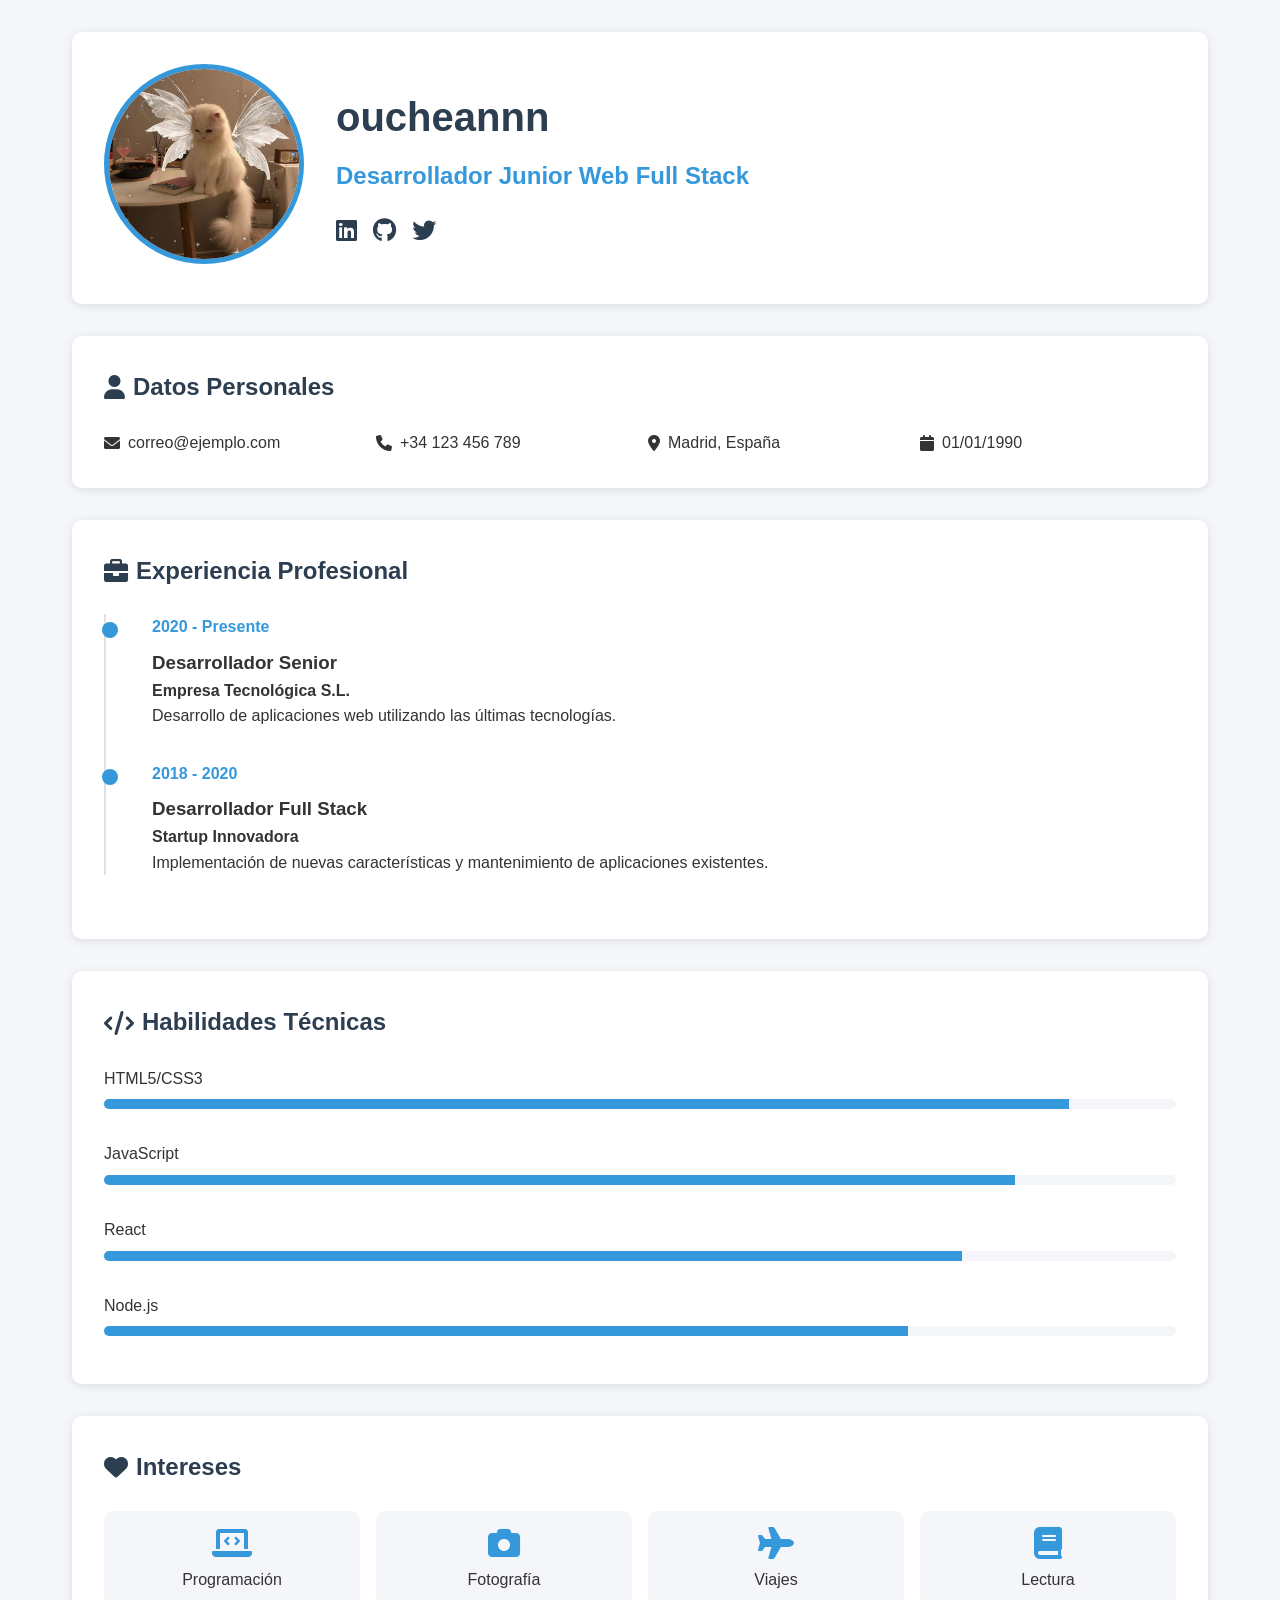
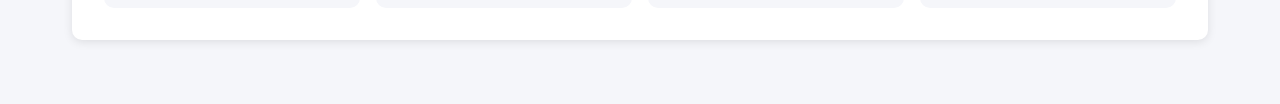
<file: index.html>
<!-- index.html -->
<!DOCTYPE html>
<html lang="es">
<head>
    <meta charset="UTF-8">
    <meta name="viewport" content="width=device-width, initial-scale=1.0">
    <title>Mi Curriculum Vitae</title>
    <link rel="stylesheet" href="styles.css">
    <link rel="stylesheet" href="https://cdnjs.cloudflare.com/ajax/libs/font-awesome/6.0.0/css/all.min.css">
</head>
<body>
    <div class="container">
        <!-- Sección de Perfil -->
        <header class="profile-section">
            <div class="profile-image">
                <img src="hola.jpg" alt="Foto de perfil" class="profile-pic">
            </div>
            <div class="profile-info">
                <h1>oucheannn</h1>
                <h2>Desarrollador Junior Web Full Stack</h2>
                <div class="social-links">
                    <a href="#" class="social-icon"><i class="fab fa-linkedin"></i></a>
                    <a href="#" class="social-icon"><i class="fab fa-github"></i></a>
                    <a href="#" class="social-icon"><i class="fab fa-twitter"></i></a>
                </div>
            </div>
        </header>

        <!-- Datos Personales -->
        <section class="personal-info section">
            <h2 class="section-title"><i class="fas fa-user"></i> Datos Personales</h2>
            <div class="info-grid">
                <div class="info-item">
                    <i class="fas fa-envelope"></i>
                    <p>correo@ejemplo.com</p>
                </div>
                <div class="info-item">
                    <i class="fas fa-phone"></i>
                    <p>+34 123 456 789</p>
                </div>
                <div class="info-item">
                    <i class="fas fa-map-marker-alt"></i>
                    <p>Madrid, España</p>
                </div>
                <div class="info-item">
                    <i class="fas fa-calendar"></i>
                    <p>01/01/1990</p>
                </div>
            </div>
        </section>

        <!-- Experiencia -->
        <section class="experience section">
            <h2 class="section-title"><i class="fas fa-briefcase"></i> Experiencia Profesional</h2>
            <div class="timeline">
                <div class="timeline-item">
                    <div class="timeline-date">2020 - Presente</div>
                    <div class="timeline-content">
                        <h3>Desarrollador Senior</h3>
                        <h4>Empresa Tecnológica S.L.</h4>
                        <p>Desarrollo de aplicaciones web utilizando las últimas tecnologías.</p>
                    </div>
                </div>
                <div class="timeline-item">
                    <div class="timeline-date">2018 - 2020</div>
                    <div class="timeline-content">
                        <h3>Desarrollador Full Stack</h3>
                        <h4>Startup Innovadora</h4>
                        <p>Implementación de nuevas características y mantenimiento de aplicaciones existentes.</p>
                    </div>
                </div>
            </div>
        </section>

        <!-- Habilidades -->
        <section class="skills section">
            <h2 class="section-title"><i class="fas fa-code"></i> Habilidades Técnicas</h2>
            <div class="skills-grid">
                <div class="skill-item" data-skill="90">
                    <div class="skill-name">HTML5/CSS3</div>
                    <div class="skill-bar">
                        <div class="skill-level"></div>
                    </div>
                </div>
                <div class="skill-item" data-skill="85">
                    <div class="skill-name">JavaScript</div>
                    <div class="skill-bar">
                        <div class="skill-level"></div>
                    </div>
                </div>
                <div class="skill-item" data-skill="80">
                    <div class="skill-name">React</div>
                    <div class="skill-bar">
                        <div class="skill-level"></div>
                    </div>
                </div>
                <div class="skill-item" data-skill="75">
                    <div class="skill-name">Node.js</div>
                    <div class="skill-bar">
                        <div class="skill-level"></div>
                    </div>
                </div>
            </div>
        </section>

        <!-- Intereses -->
        <section class="interests section">
            <h2 class="section-title"><i class="fas fa-heart"></i> Intereses</h2>
            <div class="interests-grid">
                <div class="interest-item">
                    <i class="fas fa-laptop-code"></i>
                    <p>Programación</p>
                </div>
                <div class="interest-item">
                    <i class="fas fa-camera"></i>
                    <p>Fotografía</p>
                </div>
                <div class="interest-item">
                    <i class="fas fa-plane"></i>
                    <p>Viajes</p>
                </div>
                <div class="interest-item">
                    <i class="fas fa-book"></i>
                    <p>Lectura</p>
                </div>
            </div>
        </section>
    </div>
    <script src="script.js"></script>
</body>
</html>
</file>
<file: styles.css>
/* styles.css */
:root {
    --primary-color: #2c3e50;
    --secondary-color: #3498db;
    --text-color: #333;
    --light-gray: #f5f6fa;
    --timeline-color: #e0e0e0;
}

* {
    margin: 0;
    padding: 0;
    box-sizing: border-box;
}

body {
    font-family: 'Segoe UI', Tahoma, Geneva, Verdana, sans-serif;
    line-height: 1.6;
    color: var(--text-color);
    background-color: var(--light-gray);
}

.container {
    max-width: 1200px;
    margin: 0 auto;
    padding: 2rem;
}

/* Perfil */
.profile-section {
    display: flex;
    align-items: center;
    gap: 2rem;
    background-color: white;
    padding: 2rem;
    border-radius: 10px;
    box-shadow: 0 2px 10px rgba(0, 0, 0, 0.1);
    margin-bottom: 2rem;
}

.profile-image {
    flex-shrink: 0;
}

.profile-pic {
    width: 200px;
    height: 200px;
    border-radius: 50%;
    object-fit: cover;
    border: 5px solid var(--secondary-color);
}

.profile-info h1 {
    font-size: 2.5rem;
    color: var(--primary-color);
    margin-bottom: 0.5rem;
}

.profile-info h2 {
    color: var(--secondary-color);
    font-size: 1.5rem;
    margin-bottom: 1rem;
}

.social-links {
    display: flex;
    gap: 1rem;
}

.social-icon {
    color: var(--primary-color);
    font-size: 1.5rem;
    transition: color 0.3s ease;
}

.social-icon:hover {
    color: var(--secondary-color);
}

/* Secciones Generales */
.section {
    background-color: white;
    padding: 2rem;
    border-radius: 10px;
    box-shadow: 0 2px 10px rgba(0, 0, 0, 0.1);
    margin-bottom: 2rem;
}

.section-title {
    color: var(--primary-color);
    margin-bottom: 1.5rem;
    display: flex;
    align-items: center;
    gap: 0.5rem;
}

/* Datos Personales */
.info-grid {
    display: grid;
    grid-template-columns: repeat(auto-fit, minmax(200px, 1fr));
    gap: 1rem;
}

.info-item {
    display: flex;
    align-items: center;
    gap: 0.5rem;
}

/* Timeline */
.timeline {
    position: relative;
    padding-left: 2rem;
}

.timeline::before {
    content: '';
    position: absolute;
    left: 0;
    top: 0;
    height: 100%;
    width: 2px;
    background-color: var(--timeline-color);
}

.timeline-item {
    position: relative;
    margin-bottom: 2rem;
    padding-left: 1rem;
}

.timeline-item::before {
    content: '';
    position: absolute;
    left: -2.1rem;
    top: 0.5rem;
    width: 1rem;
    height: 1rem;
    background-color: var(--secondary-color);
    border-radius: 50%;
}

.timeline-date {
    color: var(--secondary-color);
    font-weight: bold;
    margin-bottom: 0.5rem;
}

/* Habilidades */
.skills-grid {
    display: grid;
    gap: 1rem;
}

.skill-item {
    margin-bottom: 1rem;
}

.skill-name {
    margin-bottom: 0.5rem;
}

.skill-bar {
    height: 10px;
    background-color: var(--light-gray);
    border-radius: 5px;
    overflow: hidden;
}

.skill-level {
    height: 100%;
    background-color: var(--secondary-color);
    width: 0;
    transition: width 1s ease-in-out;
}

/* Intereses */
.interests-grid {
    display: grid;
    grid-template-columns: repeat(auto-fit, minmax(150px, 1fr));
    gap: 1rem;
}

.interest-item {
    text-align: center;
    padding: 1rem;
    background-color: var(--light-gray);
    border-radius: 10px;
    transition: transform 0.3s ease;
}

.interest-item:hover {
    transform: translateY(-5px);
}

.interest-item i {
    font-size: 2rem;
    color: var(--secondary-color);
    margin-bottom: 0.5rem;
}

/* Responsive */
@media (max-width: 768px) {
    .profile-section {
        flex-direction: column;
        text-align: center;
    }

    .social-links {
        justify-content: center;
    }

    .info-grid {
        grid-template-columns: 1fr;
    }
}
</file>
